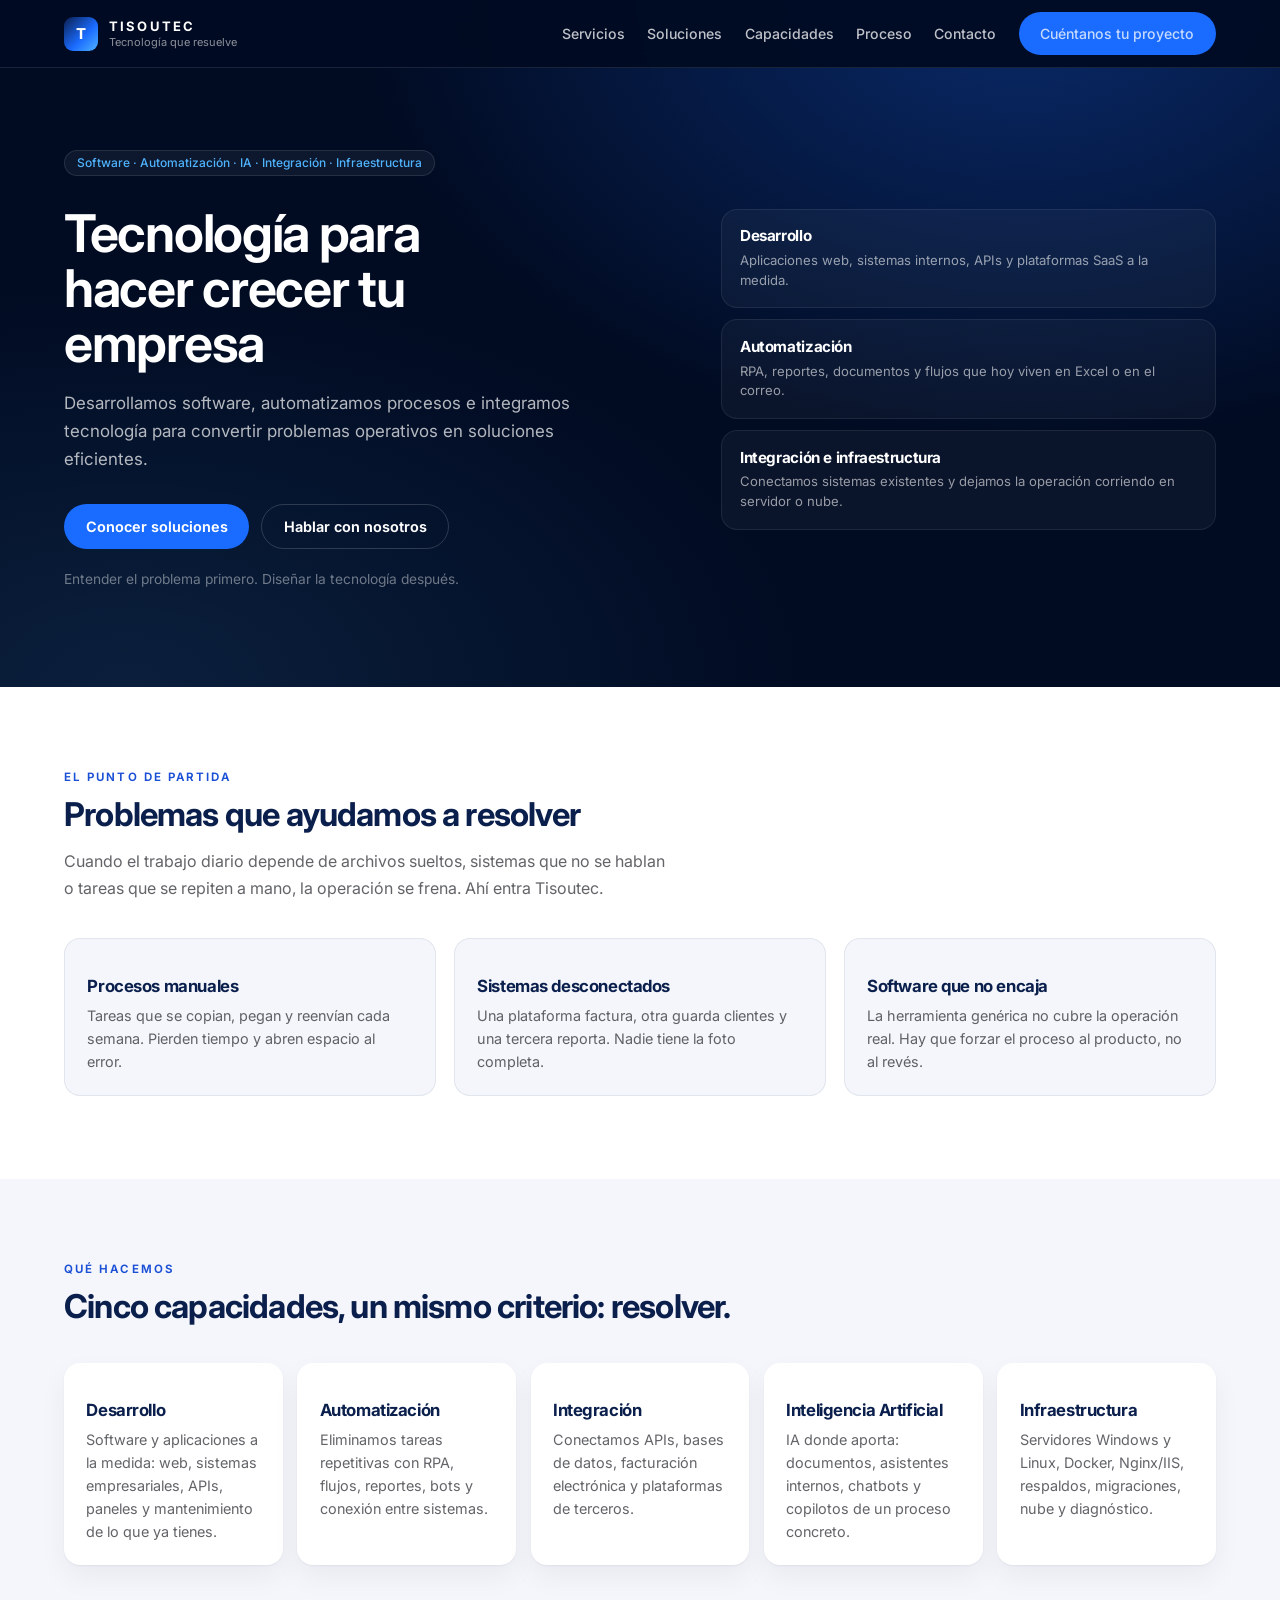
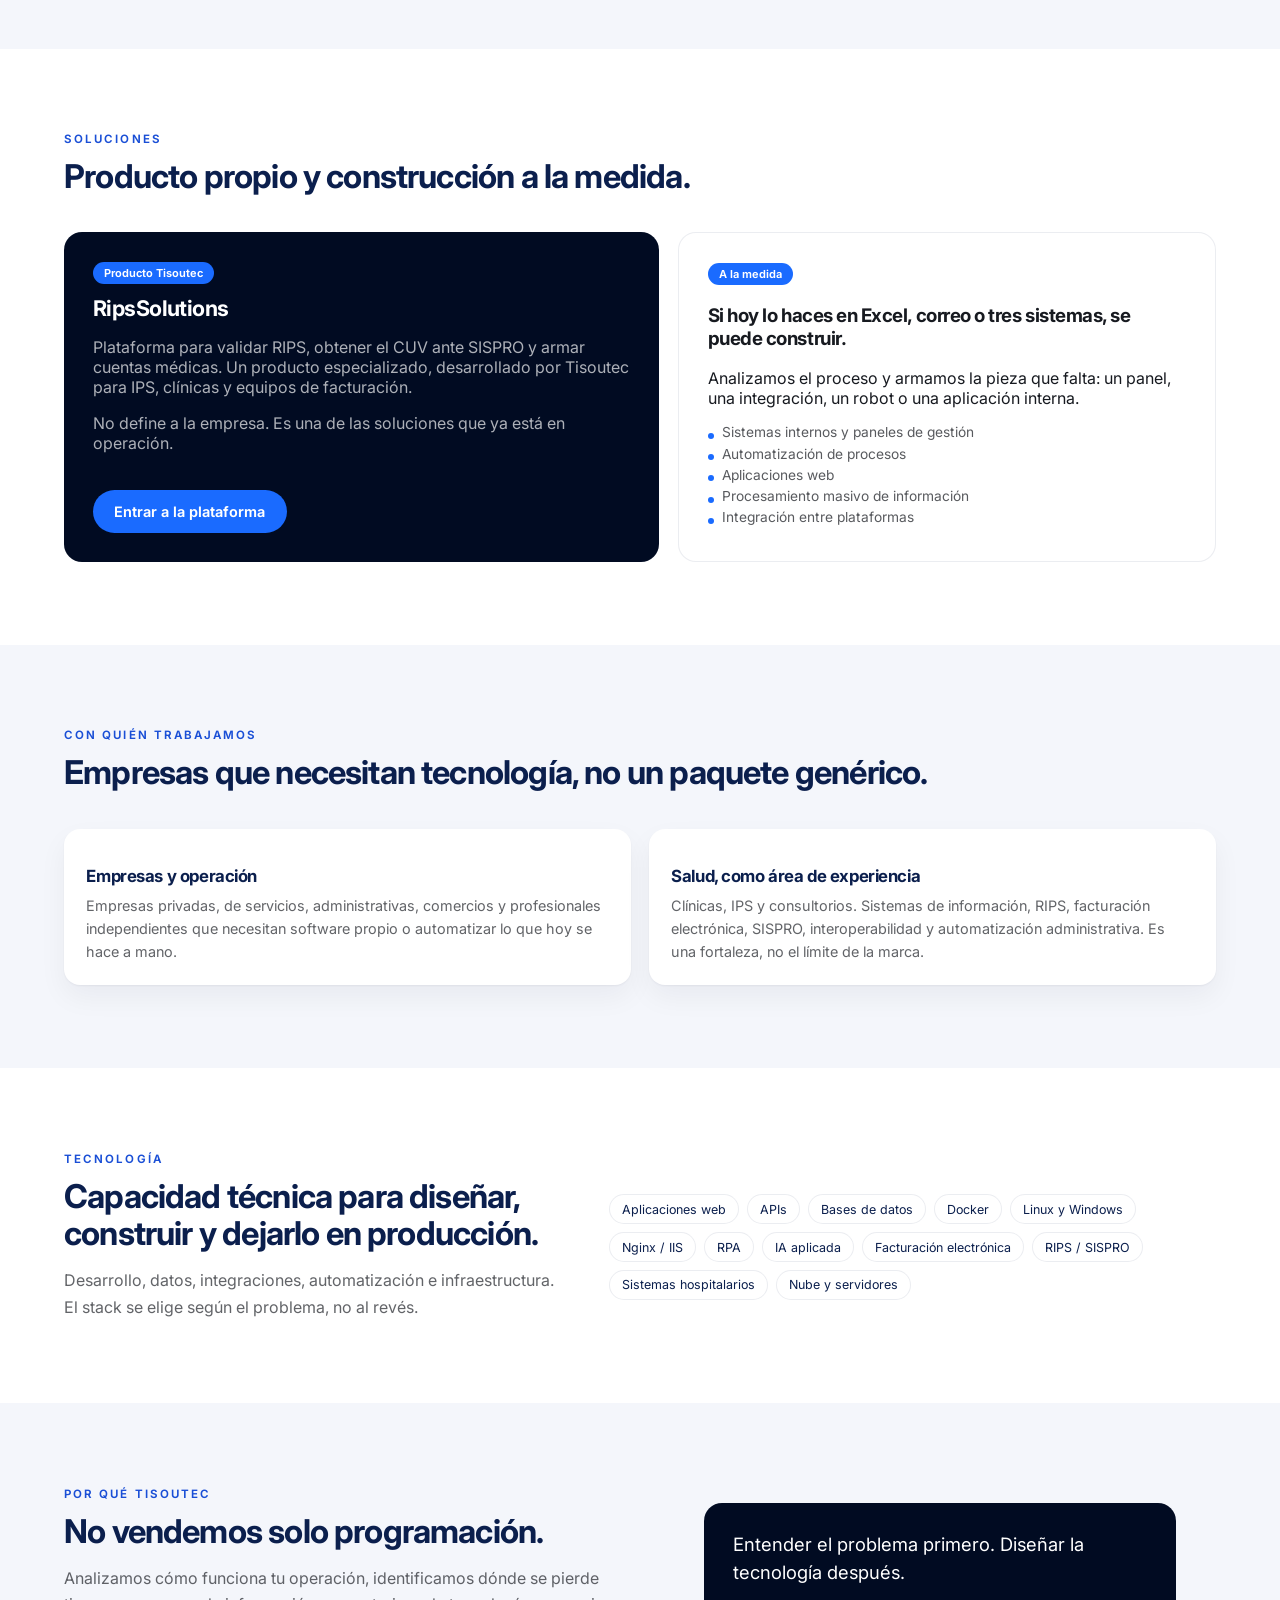
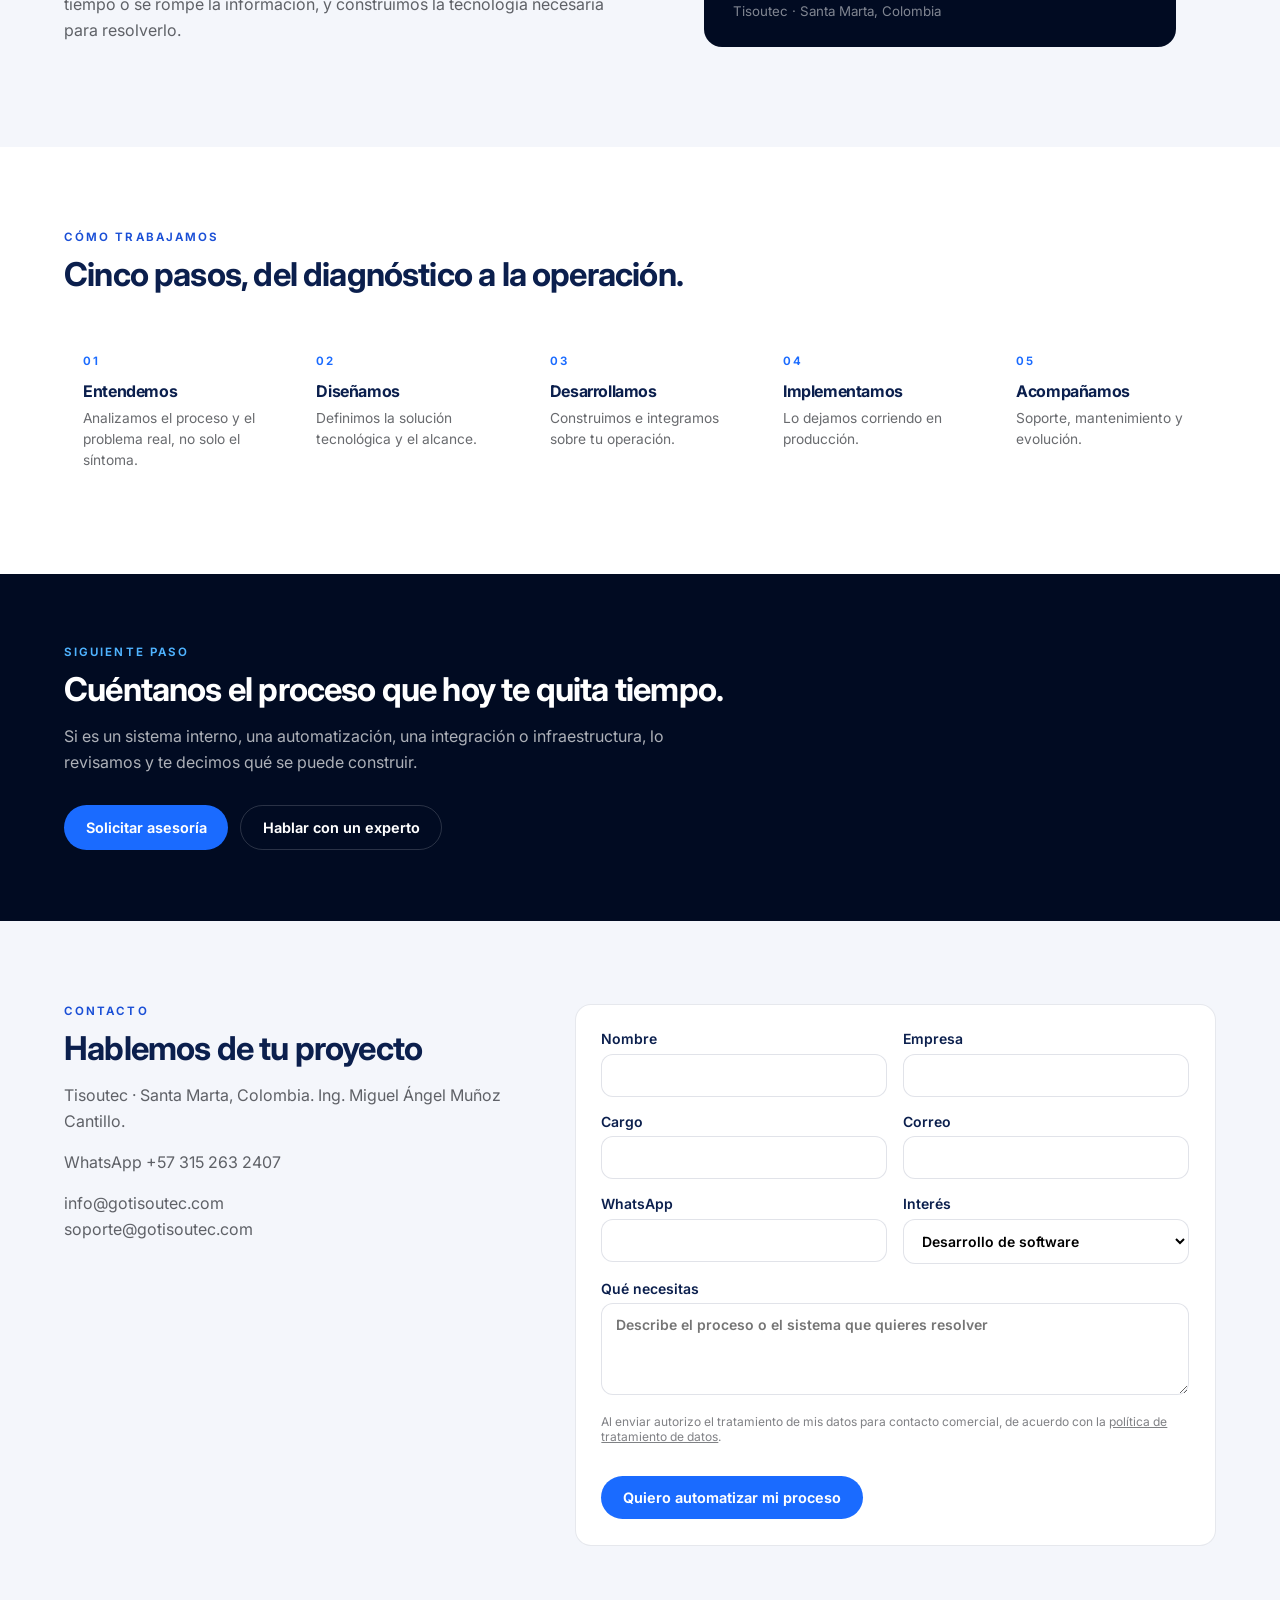
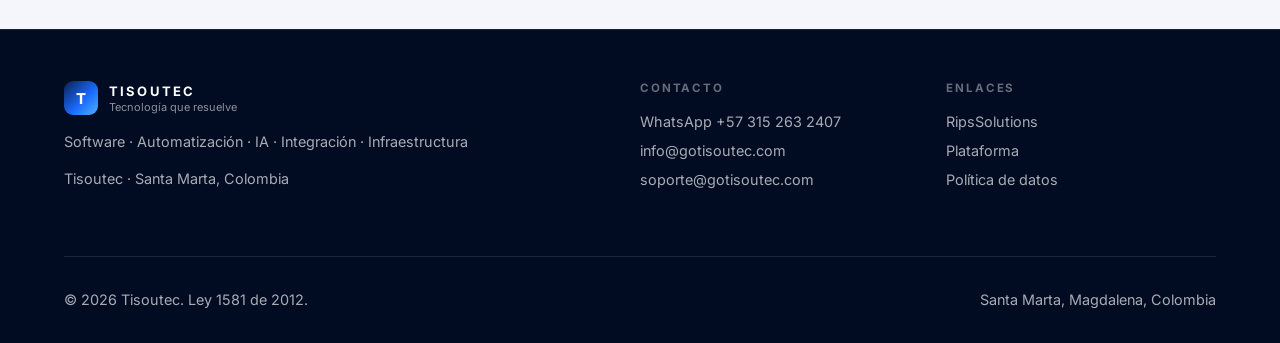
<file: index.html>
<!DOCTYPE html>
<html lang="es-CO">
<head>
  <meta charset="utf-8">
  <meta name="viewport" content="width=device-width, initial-scale=1">
  <title>Tisoutec | Tecnología que resuelve</title>
  <meta name="description" content="Tisoutec desarrolla software, automatiza procesos, integra sistemas e implementa infraestructura tecnológica para empresas. Experiencia particular en el sector salud.">
  <meta name="theme-color" content="#010b22">
  <link rel="icon" href="https://ripssolutions.com/Logop.png">
  <link rel="preconnect" href="https://fonts.googleapis.com">
  <link rel="preconnect" href="https://fonts.gstatic.com" crossorigin>
  <link href="https://fonts.googleapis.com/css2?family=Inter:wght@400;500;600;700&display=swap" rel="stylesheet">
  <link rel="stylesheet" href="assets/styles.css">
</head>
<body>
  <header class="header">
    <div class="wrap">
      <a class="brand" href="index.html" aria-label="Tisoutec inicio">
        <span class="mark" aria-hidden="true">T</span>
        <span><strong>TISOUTEC</strong><small>Tecnología que resuelve</small></span>
      </a>
      <nav class="nav" aria-label="Principal">
        <a href="#servicios">Servicios</a>
        <a href="#soluciones">Soluciones</a>
        <a href="#capacidades">Capacidades</a>
        <a href="#proceso">Proceso</a>
        <a href="#contacto">Contacto</a>
        <a class="btn btn-primary" href="#contacto">Cuéntanos tu proyecto</a>
      </nav>
      <button class="menu-btn" type="button" aria-expanded="false" aria-controls="menu-movil" aria-label="Abrir menú">
        <svg width="22" height="22" viewBox="0 0 24 24" fill="none" stroke="currentColor" stroke-width="1.7" aria-hidden="true"><path d="M4 7h16M4 12h16M4 17h16"/></svg>
      </button>
    </div>
  </header>
  <div class="mobile-nav" id="menu-movil">
    <nav aria-label="Móvil">
      <a href="#servicios">Servicios</a>
      <a href="#soluciones">Soluciones</a>
      <a href="#capacidades">Capacidades</a>
      <a href="#proceso">Proceso</a>
      <a href="#contacto">Contacto</a>
      <a class="btn btn-primary" href="#contacto">Cuéntanos tu proyecto</a>
    </nav>
  </div>
  <main>
    <section class="hero" id="inicio">
      <div class="wrap">
        <div>
          <p class="eyebrow">Software · Automatización · IA · Integración · Infraestructura</p>
          <h1>Tecnología para hacer crecer tu empresa</h1>
          <p class="sub">Desarrollamos software, automatizamos procesos e integramos tecnología para convertir problemas operativos en soluciones eficientes.</p>
          <div class="hero-cta">
            <a class="btn btn-primary" href="#soluciones">Conocer soluciones</a>
            <a class="btn btn-ghost" href="#contacto">Hablar con nosotros</a>
          </div>
          <p class="hint">Entender el problema primero. Diseñar la tecnología después.</p>
        </div>
        <div class="stack" aria-hidden="true">
          <article><h3>Desarrollo</h3><p>Aplicaciones web, sistemas internos, APIs y plataformas SaaS a la medida.</p></article>
          <article><h3>Automatización</h3><p>RPA, reportes, documentos y flujos que hoy viven en Excel o en el correo.</p></article>
          <article><h3>Integración e infraestructura</h3><p>Conectamos sistemas existentes y dejamos la operación corriendo en servidor o nube.</p></article>
        </div>
      </div>
    </section>
    <section class="section" id="problemas"><div class="wrap">
      <p class="kicker">El punto de partida</p>
      <h2>Problemas que ayudamos a resolver</h2>
      <p class="lead">Cuando el trabajo diario depende de archivos sueltos, sistemas que no se hablan o tareas que se repiten a mano, la operación se frena. Ahí entra Tisoutec.</p>
      <div class="grid-3">
        <article class="card"><h3>Procesos manuales</h3><p>Tareas que se copian, pegan y reenvían cada semana. Pierden tiempo y abren espacio al error.</p></article>
        <article class="card"><h3>Sistemas desconectados</h3><p>Una plataforma factura, otra guarda clientes y una tercera reporta. Nadie tiene la foto completa.</p></article>
        <article class="card"><h3>Software que no encaja</h3><p>La herramienta genérica no cubre la operación real. Hay que forzar el proceso al producto, no al revés.</p></article>
      </div>
    </div></section>
    <section class="section bg-mist" id="servicios"><div class="wrap">
      <p class="kicker">Qué hacemos</p>
      <h2>Cinco capacidades, un mismo criterio: resolver.</h2>
      <div class="grid-5">
        <article class="card white"><h3>Desarrollo</h3><p>Software y aplicaciones a la medida: web, sistemas empresariales, APIs, paneles y mantenimiento de lo que ya tienes.</p></article>
        <article class="card white"><h3>Automatización</h3><p>Eliminamos tareas repetitivas con RPA, flujos, reportes, bots y conexión entre sistemas.</p></article>
        <article class="card white"><h3>Integración</h3><p>Conectamos APIs, bases de datos, facturación electrónica y plataformas de terceros.</p></article>
        <article class="card white"><h3>Inteligencia Artificial</h3><p>IA donde aporta: documentos, asistentes internos, chatbots y copilotos de un proceso concreto.</p></article>
        <article class="card white"><h3>Infraestructura</h3><p>Servidores Windows y Linux, Docker, Nginx/IIS, respaldos, migraciones, nube y diagnóstico.</p></article>
      </div>
    </div></section>
    <section class="section" id="soluciones"><div class="wrap">
      <p class="kicker">Soluciones</p>
      <h2>Producto propio y construcción a la medida.</h2>
      <div class="product">
        <article class="product-main">
          <span class="badge">Producto Tisoutec</span>
          <h3>RipsSolutions</h3>
          <p>Plataforma para validar RIPS, obtener el CUV ante SISPRO y armar cuentas médicas. Un producto especializado, desarrollado por Tisoutec para IPS, clínicas y equipos de facturación.</p>
          <p>No define a la empresa. Es una de las soluciones que ya está en operación.</p>
          <a class="btn btn-primary" href="https://app.ripssolutions.com/" style="margin-top:1.3rem">Entrar a la plataforma</a>
        </article>
        <article class="product-side">
          <span class="badge">A la medida</span>
          <h3>Si hoy lo haces en Excel, correo o tres sistemas, se puede construir.</h3>
          <p>Analizamos el proceso y armamos la pieza que falta: un panel, una integración, un robot o una aplicación interna.</p>
          <ul class="list">
            <li>Sistemas internos y paneles de gestión</li>
            <li>Automatización de procesos</li>
            <li>Aplicaciones web</li>
            <li>Procesamiento masivo de información</li>
            <li>Integración entre plataformas</li>
          </ul>
        </article>
      </div>
    </div></section>
    <section class="section bg-mist" id="sectores"><div class="wrap">
      <p class="kicker">Con quién trabajamos</p>
      <h2>Empresas que necesitan tecnología, no un paquete genérico.</h2>
      <div class="grid-2">
        <article class="card white"><h3>Empresas y operación</h3><p>Empresas privadas, de servicios, administrativas, comercios y profesionales independientes que necesitan software propio o automatizar lo que hoy se hace a mano.</p></article>
        <article class="card white"><h3>Salud, como área de experiencia</h3><p>Clínicas, IPS y consultorios. Sistemas de información, RIPS, facturación electrónica, SISPRO, interoperabilidad y automatización administrativa. Es una fortaleza, no el límite de la marca.</p></article>
      </div>
    </div></section>
    <section class="section" id="capacidades"><div class="wrap split">
      <div>
        <p class="kicker">Tecnología</p>
        <h2>Capacidad técnica para diseñar, construir y dejarlo en producción.</h2>
        <p class="lead">Desarrollo, datos, integraciones, automatización e infraestructura. El stack se elige según el problema, no al revés.</p>
      </div>
      <div class="caps">
        <span>Aplicaciones web</span><span>APIs</span><span>Bases de datos</span><span>Docker</span><span>Linux y Windows</span><span>Nginx / IIS</span><span>RPA</span><span>IA aplicada</span><span>Facturación electrónica</span><span>RIPS / SISPRO</span><span>Sistemas hospitalarios</span><span>Nube y servidores</span>
      </div>
    </div></section>
    <section class="section bg-mist" id="diferencial"><div class="wrap why">
      <div>
        <p class="kicker">Por qué Tisoutec</p>
        <h2>No vendemos solo programación.</h2>
        <p class="lead">Analizamos cómo funciona tu operación, identificamos dónde se pierde tiempo o se rompe la información, y construimos la tecnología necesaria para resolverlo.</p>
      </div>
      <blockquote class="quote">
        <p>Entender el problema primero. Diseñar la tecnología después.</p>
        <small>Tisoutec · Santa Marta, Colombia</small>
      </blockquote>
    </div></section>
    <section class="section" id="proceso"><div class="wrap">
      <p class="kicker">Cómo trabajamos</p>
      <h2>Cinco pasos, del diagnóstico a la operación.</h2>
      <div class="steps">
        <article class="step"><span class="step-n">01</span><h3>Entendemos</h3><p>Analizamos el proceso y el problema real, no solo el síntoma.</p></article>
        <article class="step"><span class="step-n">02</span><h3>Diseñamos</h3><p>Definimos la solución tecnológica y el alcance.</p></article>
        <article class="step"><span class="step-n">03</span><h3>Desarrollamos</h3><p>Construimos e integramos sobre tu operación.</p></article>
        <article class="step"><span class="step-n">04</span><h3>Implementamos</h3><p>Lo dejamos corriendo en producción.</p></article>
        <article class="step"><span class="step-n">05</span><h3>Acompañamos</h3><p>Soporte, mantenimiento y evolución.</p></article>
      </div>
    </div></section>
    <section class="cta-band"><div class="wrap">
      <p class="kicker" style="color:var(--accent-light)">Siguiente paso</p>
      <h2>Cuéntanos el proceso que hoy te quita tiempo.</h2>
      <p class="lead">Si es un sistema interno, una automatización, una integración o infraestructura, lo revisamos y te decimos qué se puede construir.</p>
      <div class="hero-cta">
        <a class="btn btn-primary" href="#contacto">Solicitar asesoría</a>
        <a class="btn btn-ghost" href="https://wa.me/573152632407">Hablar con un experto</a>
      </div>
    </div></section>
    <section class="section bg-mist" id="contacto"><div class="wrap contact">
      <div>
        <p class="kicker">Contacto</p>
        <h2>Hablemos de tu proyecto</h2>
        <p class="lead">Tisoutec · Santa Marta, Colombia. Ing. Miguel Ángel Muñoz Cantillo.</p>
        <p class="lead">WhatsApp <a href="https://wa.me/573152632407">+57 315 263 2407</a></p>
        <p class="lead"><a href="mailto:info@gotisoutec.com">info@gotisoutec.com</a><br><a href="mailto:soporte@gotisoutec.com">soporte@gotisoutec.com</a></p>
      </div>
      <form class="form" id="contacto-form">
        <div class="fields">
          <label>Nombre<input name="nombre" required></label>
          <label>Empresa<input name="empresa" required></label>
          <label>Cargo<input name="cargo"></label>
          <label>Correo<input name="correo" type="email" required></label>
          <label>WhatsApp<input name="whatsapp" type="tel"></label>
          <label>Interés<select name="interes"><option>Desarrollo de software</option><option>Automatización / RPA</option><option>Integración de sistemas</option><option>Inteligencia Artificial</option><option>Infraestructura</option><option>RipsSolutions / salud</option></select></label>
          <label class="span-2">Qué necesitas<textarea name="mensaje" placeholder="Describe el proceso o el sistema que quieres resolver"></textarea></label>
        </div>
        <div class="hp" aria-hidden="true"><label>Sitio web<input name="company_website" tabindex="-1" autocomplete="off"></label></div>
        <p class="consent">Al enviar autorizo el tratamiento de mis datos para contacto comercial, de acuerdo con la <a href="privacidad.html">política de tratamiento de datos</a>.</p>
        <p class="form-msg" role="alert"></p>
        <button class="btn btn-primary" type="submit" style="margin-top:1rem">Quiero automatizar mi proceso</button>
      </form>
    </div></section>
  </main>
  <footer class="footer">
    <div class="wrap footer-grid">
      <div>
        <a class="brand" href="index.html"><span class="mark" aria-hidden="true">T</span><span><strong>TISOUTEC</strong><small>Tecnología que resuelve</small></span></a>
        <p style="margin-top:1rem">Software · Automatización · IA · Integración · Infraestructura</p>
        <p>Tisoutec · Santa Marta, Colombia</p>
      </div>
      <div><h4>Contacto</h4><ul><li><a href="https://wa.me/573152632407">WhatsApp +57 315 263 2407</a></li><li><a href="mailto:info@gotisoutec.com">info@gotisoutec.com</a></li><li><a href="mailto:soporte@gotisoutec.com">soporte@gotisoutec.com</a></li></ul></div>
      <div><h4>Enlaces</h4><ul><li><a href="#soluciones">RipsSolutions</a></li><li><a href="https://app.ripssolutions.com/">Plataforma</a></li><li><a href="privacidad.html">Política de datos</a></li></ul></div>
    </div>
    <div class="wrap legal"><p>© 2026 Tisoutec. Ley 1581 de 2012.</p><p>Santa Marta, Magdalena, Colombia</p></div>
  </footer>
  <a class="wa" href="https://wa.me/573152632407" aria-label="Escribir por WhatsApp"><svg width="26" height="26" viewBox="0 0 24 24" fill="none" stroke="currentColor" stroke-width="1.5" aria-hidden="true"><path d="M20 11.5A8.5 8.5 0 1 1 8.2 4.7 8.5 8.5 0 0 1 20 11.5Z"/></svg></a>
  <script src="assets/config.js"></script>
  <script src="assets/app.js"></script>
</body>
</html>
</file>
<file: assets/styles.css>
:root{--navy:#010b22;--navy-800:#0b1f4d;--accent:#1a6bff;--accent-deep:#1a4fd6;--accent-light:#4fb3ff;--ink:#171a20;--mist:#f4f6fb;--white:#fff;--max:72rem}*,*::before,*::after{box-sizing:border-box}html{scroll-behavior:smooth}body{margin:0;font-family:Inter,ui-sans-serif,system-ui,sans-serif;color:var(--ink);background:#fff;-webkit-font-smoothing:antialiased}img{max-width:100%;display:block}a{color:inherit;text-decoration:none}button,input,select,textarea{font:inherit}:focus-visible{outline:2px solid var(--accent);outline-offset:3px}.wrap{width:min(var(--max),calc(100% - 2.5rem));margin-inline:auto}.section{padding:5.2rem 0}.kicker{margin:0;font-size:.72rem;font-weight:650;letter-spacing:.18em;text-transform:uppercase;color:var(--accent-deep)}h1,h2,h3{letter-spacing:-.025em}h2{margin:.75rem 0 0;font-size:clamp(1.7rem,3vw,2.05rem);color:var(--navy-800);line-height:1.15}.lead{margin:.9rem 0 0;color:rgba(23,26,32,.68);line-height:1.65;max-width:38rem}.btn{display:inline-flex;align-items:center;justify-content:center;gap:.5rem;border-radius:999px;padding:.82rem 1.35rem;font-size:.9rem;font-weight:650;border:0;cursor:pointer}.btn-primary{background:var(--accent);color:#fff}.btn-primary:hover{background:var(--accent-deep)}.btn-ghost{background:transparent;color:#fff;border:1px solid rgba(255,255,255,.16)}.btn-ghost:hover{background:rgba(255,255,255,.06)}.header{position:fixed;inset:0 0 auto;z-index:50;height:68px;display:flex;align-items:center;background:rgba(1,11,34,.94);backdrop-filter:blur(12px);border-bottom:1px solid rgba(255,255,255,.1)}.header .wrap{display:flex;align-items:center;justify-content:space-between}.brand{display:flex;align-items:center;gap:.7rem;color:#fff}.mark{width:34px;height:34px;border-radius:9px;display:grid;place-items:center;background:linear-gradient(135deg,#0b1f4d,#1a6bff 58%,#4fb3ff);color:#fff;font-weight:750;font-size:15px}.brand strong{display:block;font-size:13px;letter-spacing:.16em}.brand small{display:block;color:rgba(255,255,255,.55);font-size:11px;margin-top:1px}.nav{display:flex;align-items:center;gap:1.4rem}.nav a{color:rgba(255,255,255,.75);font-size:.88rem;font-weight:500}.nav a:hover{color:#fff}.menu-btn{display:none;width:40px;height:40px;border:0;background:transparent;color:#fff}.mobile-nav{display:none;background:var(--navy);border-top:1px solid rgba(255,255,255,.1);padding:1rem 1.25rem 1.25rem}.mobile-nav a{display:block;color:rgba(255,255,255,.9);padding:.75rem .4rem}.mobile-nav .btn{width:100%;margin-top:.6rem}.hero{position:relative;background:var(--navy);color:#fff;padding:8.6rem 0 5.4rem;overflow:hidden}.hero::before{content:"";position:absolute;inset:0;background:radial-gradient(ellipse at 80% 0%,rgba(26,107,255,.32),transparent 46%),radial-gradient(ellipse at 10% 100%,rgba(79,179,255,.12),transparent 42%);pointer-events:none}.hero .wrap{position:relative;display:grid;grid-template-columns:1.1fr .9fr;gap:3.2rem;align-items:center}.eyebrow{display:inline-flex;border:1px solid rgba(255,255,255,.1);background:rgba(255,255,255,.05);color:var(--accent-light);border-radius:999px;padding:.28rem .75rem;font-size:.75rem;font-weight:500}.hero h1{margin:1.15rem 0 0;font-size:clamp(2.05rem,4.8vw,3.25rem);line-height:1.06;font-weight:650;max-width:14ch}.hero .sub{margin:1.2rem 0 0;color:rgba(255,255,255,.7);font-size:1.06rem;line-height:1.65;max-width:34rem}.hero-cta{display:flex;flex-wrap:wrap;gap:.75rem;margin-top:1.85rem}.hero .hint{margin-top:1.35rem;color:rgba(255,255,255,.42);font-size:.86rem}.stack{display:grid;gap:.7rem}.stack article{background:rgba(255,255,255,.04);border:1px solid rgba(255,255,255,.08);border-radius:16px;padding:1.05rem 1.15rem}.stack h3{margin:0;font-size:.95rem;color:#fff}.stack p{margin:.35rem 0 0;font-size:.82rem;line-height:1.5;color:rgba(255,255,255,.58)}.bg-mist{background:var(--mist)}.grid-3{display:grid;grid-template-columns:repeat(3,1fr);gap:1.1rem;margin-top:2.3rem}.grid-5{display:grid;grid-template-columns:repeat(5,1fr);gap:.9rem;margin-top:2.3rem}.grid-2{display:grid;grid-template-columns:1fr 1fr;gap:1.1rem;margin-top:2.3rem}.card{background:var(--mist);border:1px solid rgba(11,31,77,.08);border-radius:16px;padding:1.4rem;height:100%}.card.white{background:#fff;box-shadow:0 1px 2px rgba(1,11,34,.05),0 12px 28px rgba(1,11,34,.05);border:0}.card h3{margin:.9rem 0 0;font-size:1.05rem;color:var(--navy-800)}.card p{margin:.5rem 0 0;color:rgba(23,26,32,.68);font-size:.9rem;line-height:1.6}.list{list-style:none;margin:1rem 0 0;padding:0}.list li{font-size:.86rem;color:rgba(23,26,32,.72);margin:.32rem 0;padding-left:.9rem;position:relative}.list li::before{content:"";position:absolute;left:0;top:.55rem;width:6px;height:6px;border-radius:50%;background:var(--accent)}.product{display:grid;grid-template-columns:1.05fr .95fr;gap:1.2rem;margin-top:2.3rem}.product-main{background:var(--navy);color:#fff;border-radius:18px;padding:1.8rem}.product-main h3{margin:.7rem 0 0;font-size:1.35rem;color:#fff}.product-main p{color:rgba(255,255,255,.68)}.product-side{background:#fff;border:1px solid rgba(11,31,77,.08);border-radius:18px;padding:1.8rem}.badge{display:inline-flex;background:var(--accent);color:#fff;border-radius:999px;font-size:11px;font-weight:650;padding:.25rem .7rem}.split{display:grid;grid-template-columns:.9fr 1.1fr;gap:3rem;align-items:center}.caps{display:flex;flex-wrap:wrap;gap:.5rem;margin-top:1.4rem}.caps span{background:#fff;border:1px solid rgba(11,31,77,.08);border-radius:999px;padding:.4rem .75rem;font-size:.78rem;color:var(--navy-800)}.why{display:grid;grid-template-columns:1fr 1fr;gap:3rem}.quote{background:var(--navy);color:#fff;border-radius:18px;padding:1.8rem}.quote p{margin:0;font-size:1.15rem;line-height:1.5;color:#fff}.quote small{display:block;margin-top:1rem;color:rgba(255,255,255,.5)}.steps{display:grid;grid-template-columns:repeat(5,1fr);gap:.9rem;margin-top:2.3rem}.step{background:#fff;border-radius:16px;padding:1.2rem}.step-n{font-size:.72rem;font-weight:650;letter-spacing:.16em;color:var(--accent)}.step h3{margin:.7rem 0 0;font-size:1rem;color:var(--navy-800)}.step p{margin:.45rem 0 0;font-size:.86rem;line-height:1.55;color:rgba(23,26,32,.65)}.cta-band{background:var(--navy);color:#fff;padding:4.4rem 0}.cta-band h2{color:#fff}.cta-band .lead{color:rgba(255,255,255,.68)}.contact{display:grid;grid-template-columns:.85fr 1.15fr;gap:2.3rem}.form{background:#fff;border:1px solid rgba(11,31,77,.1);border-radius:16px;padding:1.6rem}.fields{display:grid;grid-template-columns:1fr 1fr;gap:1rem}label{display:block;font-size:.875rem;font-weight:600;color:var(--navy-800)}input,select,textarea{width:100%;margin-top:.4rem;border:1px solid rgba(11,31,77,.12);border-radius:12px;padding:.75rem .85rem;background:#fff}textarea{min-height:92px;resize:vertical}.span-2{grid-column:1/-1}.consent{margin:1rem 0 0;font-size:.75rem;color:rgba(23,26,32,.55)}.consent a{text-decoration:underline}.hp{position:absolute;left:-9999px;height:0;width:0;overflow:hidden}.thanks{text-align:center;padding:1.1rem .3rem}.thanks h3{margin:0;color:var(--navy-800)}.footer{background:var(--navy);color:#fff;border-top:1px solid rgba(255,255,255,.1)}.footer-grid{display:grid;grid-template-columns:2fr 1fr 1fr;gap:2.3rem;padding:3.2rem 0}.footer p,.footer li{color:rgba(255,255,255,.66);font-size:.9rem;line-height:1.55}.footer h4{margin:0 0 1rem;font-size:.72rem;letter-spacing:.16em;text-transform:uppercase;color:rgba(255,255,255,.4)}.footer ul{list-style:none;margin:0;padding:0}.footer li{margin:.42rem 0}.legal{border-top:1px solid rgba(255,255,255,.1);display:flex;justify-content:space-between;gap:1rem;padding:1.1rem 0;color:rgba(255,255,255,.4);font-size:.75rem}.wa{position:fixed;right:1.15rem;bottom:1.15rem;z-index:40;width:56px;height:56px;border-radius:50%;background:var(--accent);color:#fff;display:none;place-items:center}@media(max-width:980px){.hero .wrap,.product,.split,.why,.contact,.footer-grid{grid-template-columns:1fr}.grid-5,.steps{grid-template-columns:1fr 1fr}.nav{display:none}.menu-btn{display:grid;place-items:center}.mobile-nav.open{display:block}}@media(max-width:720px){.grid-3,.grid-2,.fields,.steps,.grid-5{grid-template-columns:1fr}.hero{padding-top:7.2rem}.legal{flex-direction:column}.wa{display:grid}}
</file>
